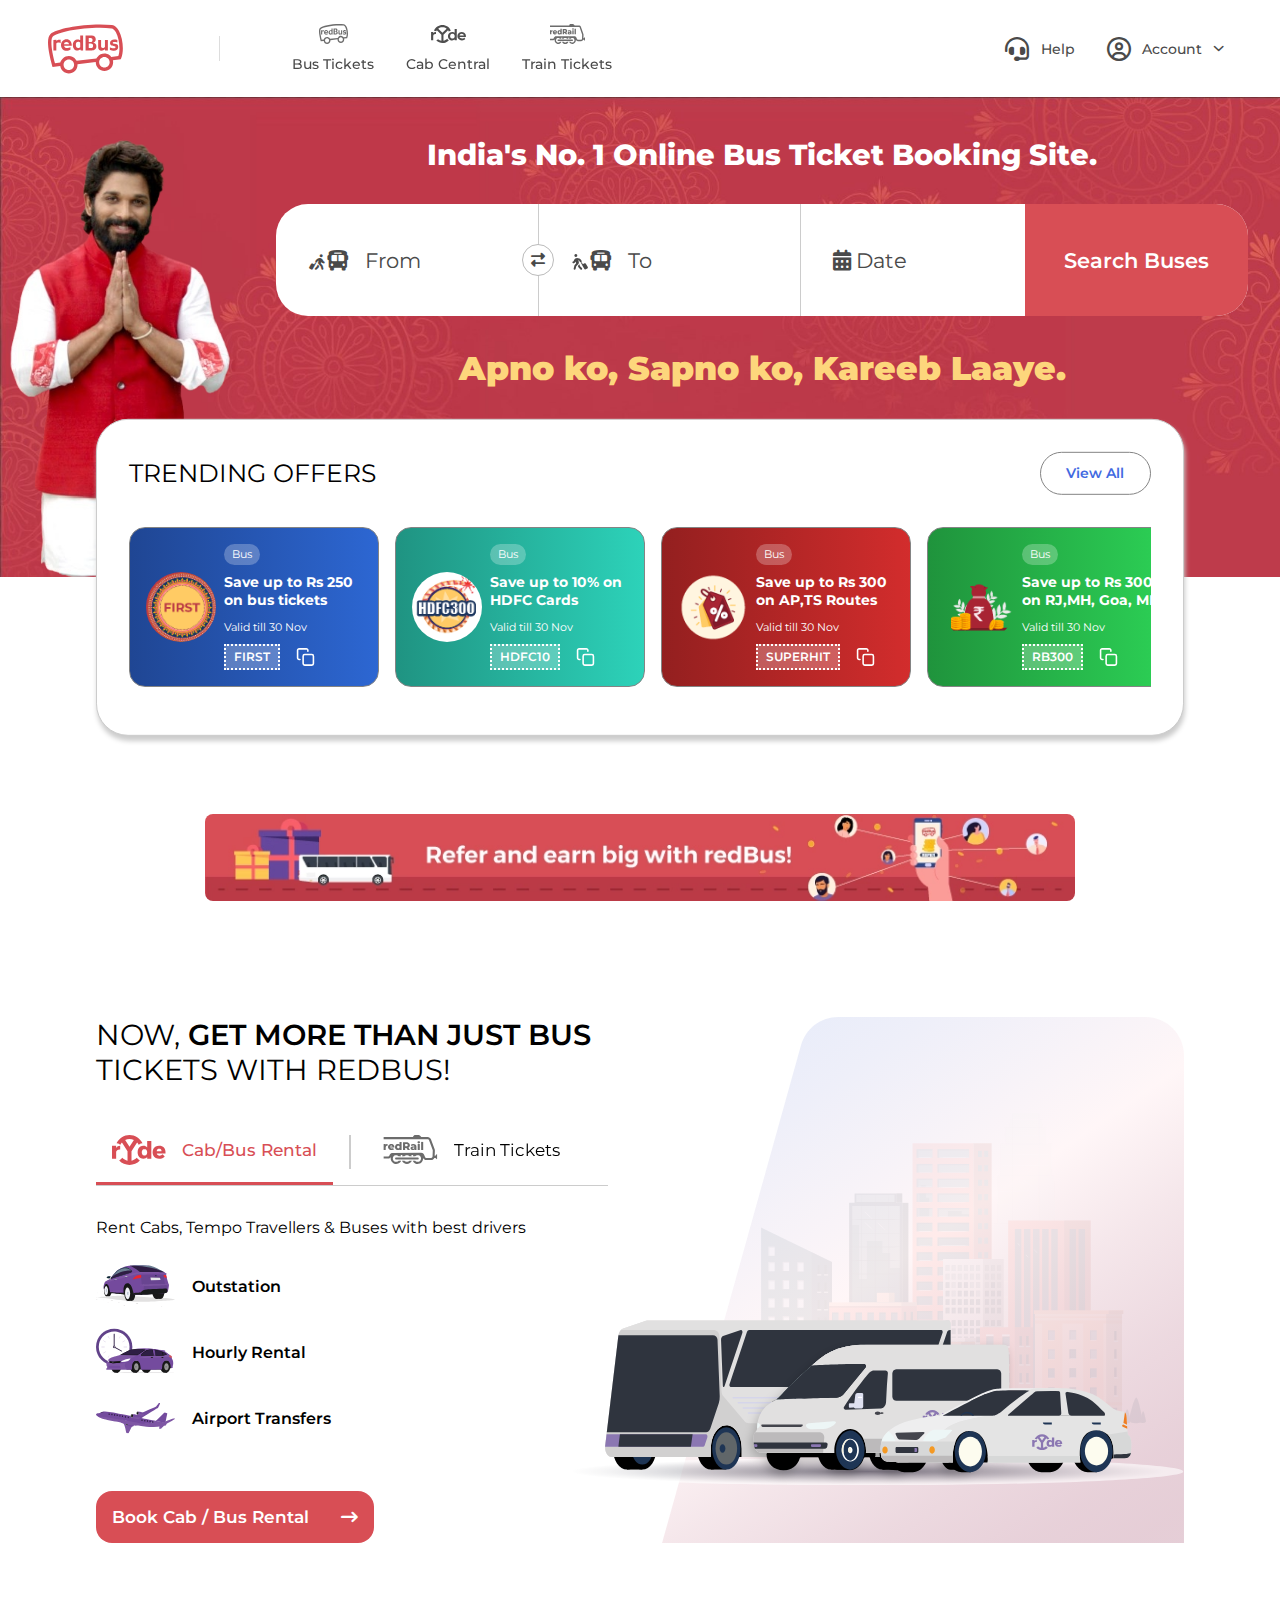
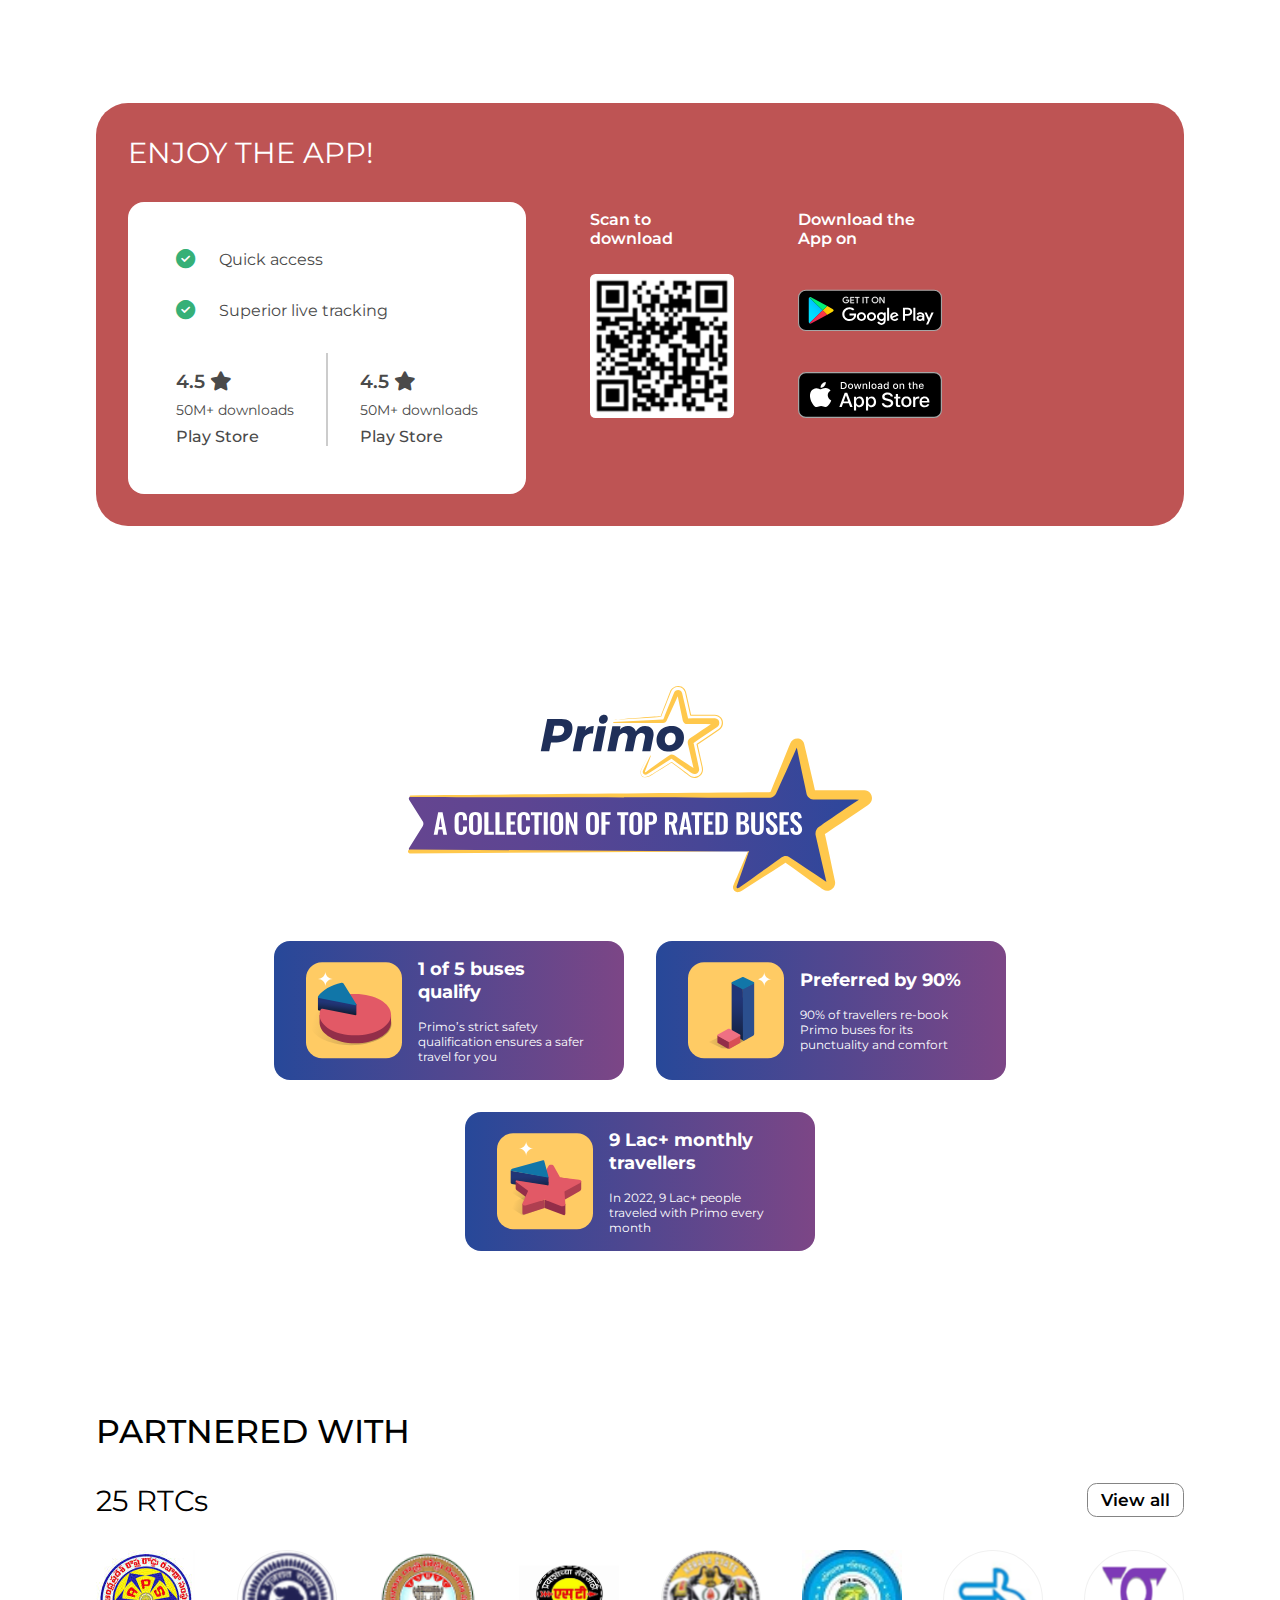
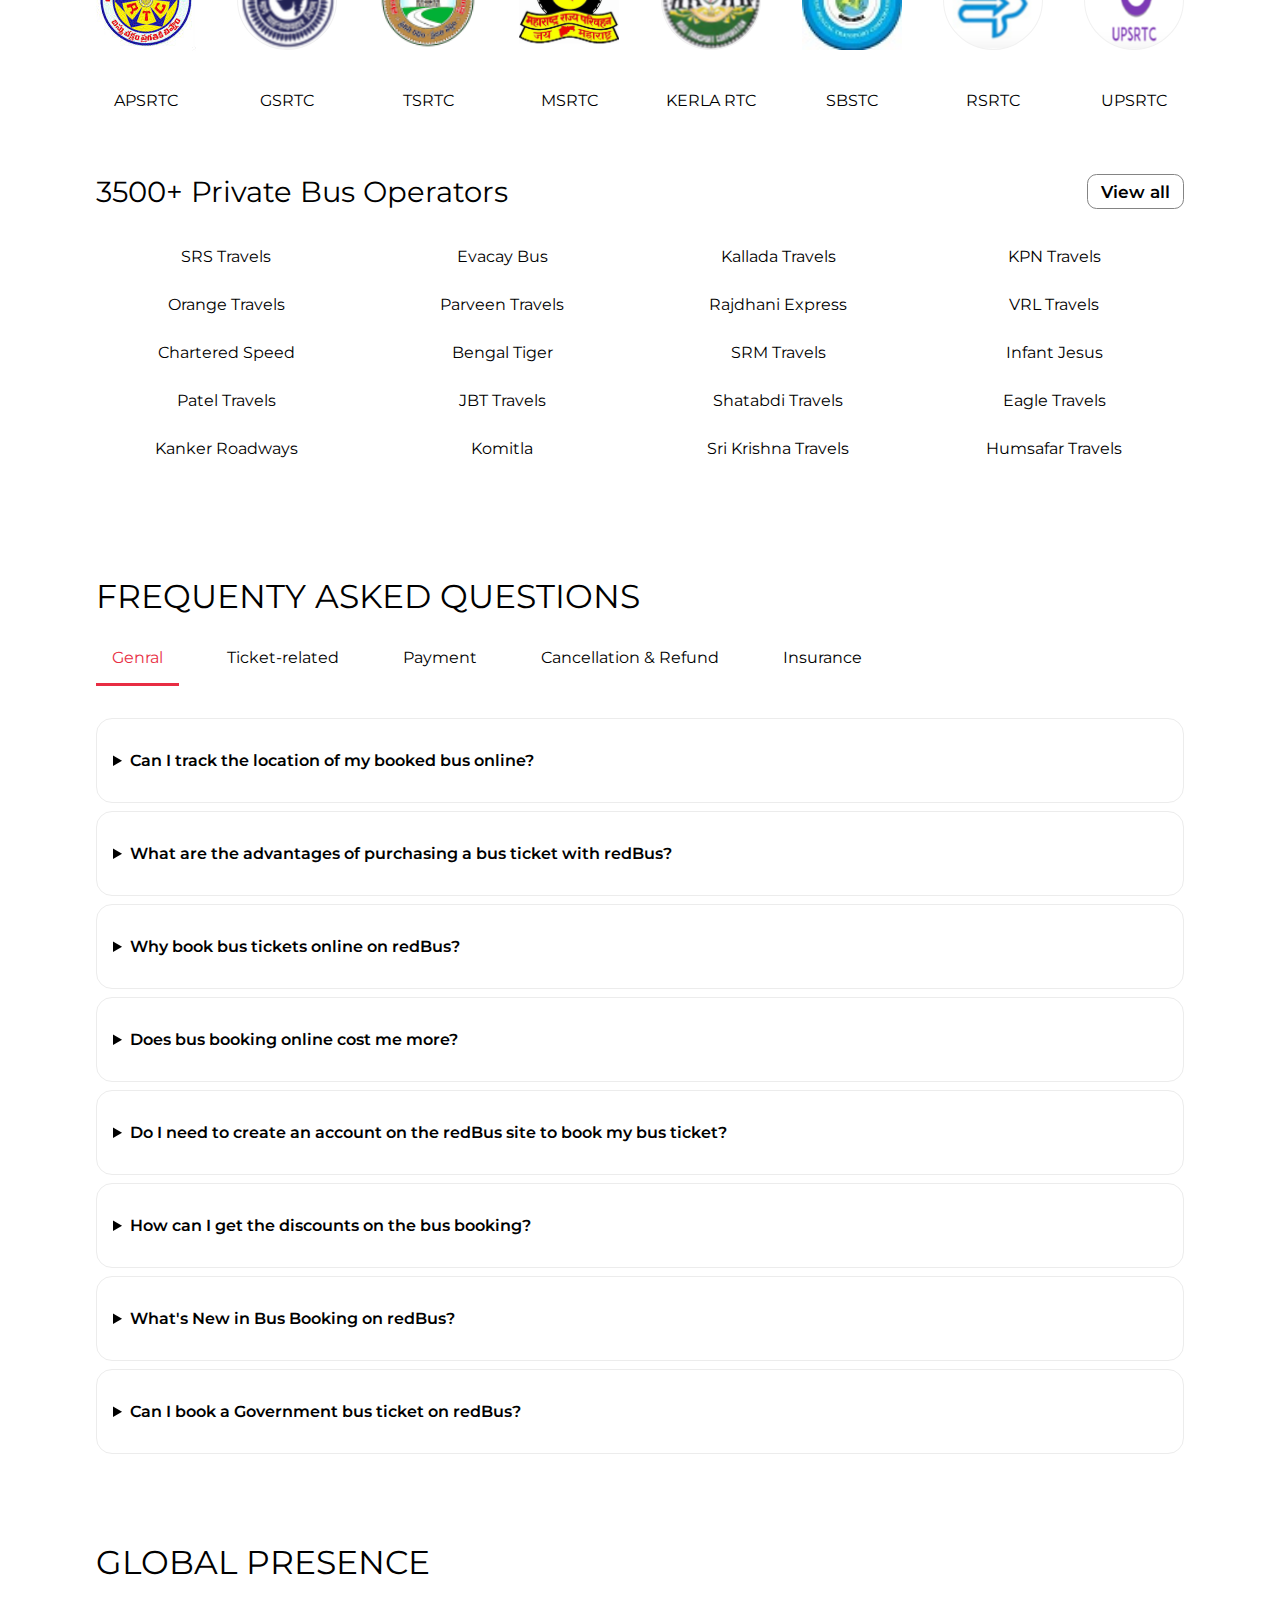
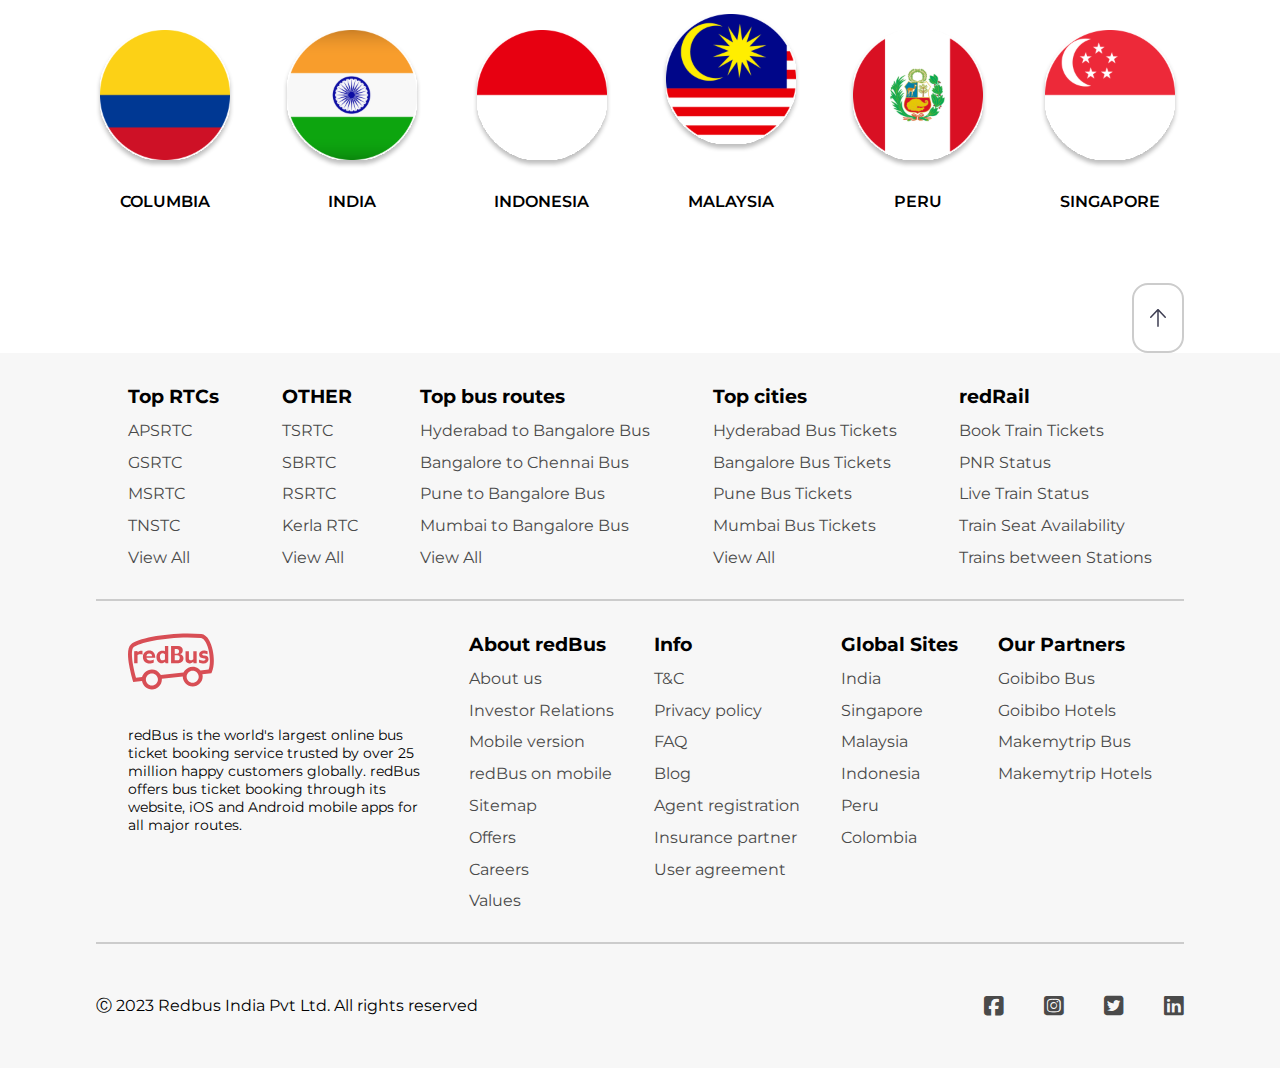
<file: index.html>
<!DOCTYPE html>
<html>
  <head>
    <meta charset="UTF-8" />
    <meta name="viewport" content="width=device-width, initial-scale=1.0" />
    <meta name="description" content="" />
    <meta name="author" content="Amit Arora" />
    <link rel="stylesheet" href="style.css" />
    <link rel="preconnect" href="https://fonts.googleapis.com" />
    <link rel="preconnect" href="https://fonts.gstatic.com" crossorigin />
    <link rel="icon" href="./assets/favicon.ico" type="image/x-icon" />
    <link
      href="https://fonts.googleapis.com/css2?family=Montserrat:wght@400;500;600;700;800;900&family=Nunito:wght@400;500;600;700;800;900;1000&family=Raleway:wght@400;500;600;700;800;900&display=swap"
      rel="stylesheet"
    />
    <link
      rel="stylesheet"
      href="https://cdnjs.cloudflare.com/ajax/libs/font-awesome/6.4.2/css/all.css"
    />

    <title>
      Online Bus Ticket Booking at Low Price and Best Offers - redBus
    </title>
    <style></style>
  </head>

  <body>
    <!-- ─── Move To Top Target ──────────────────────────────────── ✣ ─ -->
    <div id="top"></div>
    <!-- ─── Navbar ──────────────────────────────────────────────── ✣ ─ -->
    <nav class="rb_nav">
      <!-- ─── Logo ────────────────────────────────────────── ✣ ─ -->
      <div class="rb_logo">
        <img src="./assets/redbus-logo.svg" alt="" />
      </div>
      <!-- ─── Bars-seperator-menu ───────────────────────────────────── ✣ ─ -->
      <div class="rb_bars_menu_container">
        <!-- ─── Seperator ───────────────────────────── ✣ ─ -->
        <div class="rb_seperator"></div>
        <!-- ─── Bars-menu ───────────────────────────── ✣ ─ -->
        <div class="rb_bars_menu">
          <!-- ─── Bars ────────────────────────────────── ✣ ─ -->
          <div class="rb_bars">
            <i class="fa-solid fa-bars"></i>
          </div>
          <!-- ─── Menu ────────────────────────────────── ✣ ─ -->
          <ul class="rb_menu">
            <li class="rb_menu_item">
              <img src="./assets/rb_vertical.svg" alt="" />
              <p>Bus Tickets</p>
            </li>
            <li class="rb_menu_item">
              <img src="./assets/ryde_vertical.svg" alt="" />
              <p>Cab Central</p>
            </li>
            <li class="rb_menu_item">
              <img src="./assets/rail_vertical.svg" alt="" />
              <p>Train Tickets</p>
            </li>
            <!-- ─── Menu-end ────────────────────── ✣ ─ -->
          </ul>
          <!-- ─── Bars-menu-end ───────────────────────── ✣ ─ -->
        </div>
        <!-- ─── Bars-seperator-menu end ─────────────────────── ✣ ─ -->
      </div>
      <!-- ─── Help-account ────────────────────────────────── ✣ ─ -->
      <div class="rb_help_account">
        <div class="rb_ha_wrap">
          <i class="fa fa-headset"></i>
          <p>Help</p>
        </div>
        <div class="rb_ha_wrap" id="account_ddl">
          <i class="fa-regular fa-circle-user"></i>
          <p>Account</p>
          <i class="fa fa-chevron-down"></i>
          <div class="acc_ddl">
            <li>Cancel Ticket</li>
            <li>Change Travel Date</li>
            <li>SHow My Ticket</li>
            <li>Email/SMS</li>
            <div class="sep_ddl"></div>
            <li>Login/SIgn Up</li>
          </div>
        </div>
        <!-- ─── Help-account-end ────────────────────── ✣ ─ -->
      </div>
      <!-- ─── Nav-end ─────────────────────────────────────────────── ✣ ─ -->
    </nav>

    <!-- ─── Hero-section ────────────────────────────────── ✣ ─ -->
    <section class="hero_section">
      <!-- ─── Hero Responsive-image ───────────────── ✣ ─ -->
      <div class="hero-left">
        <img src="./assets/HERO.png" alt="" class="allu" />
      </div>
      <!-- ─── Search-section ──────────────────────── ✣ ─ -->
      <div class="hero-right">
        <p>India's No. 1 Online Bus Ticket Booking Site.</p>
        <div class="search">
          <div class="from">
            <div class="icons">
              <i class="fa-solid fa-person-walking-luggage fa-xs"></i>
              <i class="fa fa-bus"></i>
            </div>
            <div class="input">
              <input type="text" id="from_station" class="input-field" />
              <label for="from_station" class="placeholder">From</label>
            </div>
            <i class="fa-solid fa-right-left leftRight"></i>
          </div>
          <div class="to">
            <div class="icons">
              <i
                class="fa-solid fa-person-walking-luggage fa-flip-horizontal fa-xs"
              ></i>
              <i class="fa fa-bus"></i>
            </div>
            <div class="input">
              <input type="text" id="to_station" class="input-field" />
              <label for="to_station" class="placeholder">To</label>
            </div>
          </div>
          <div class="date">
            <i class="fa fa-calendar-alt"></i>
            <div class="input">
              <input type="text" id="datepicker" class="input-field" />
              <label for="datepicker" class="placeholder">Date</label>
            </div>
          </div>
          <div class="buses">
            <p>Search Buses</p>
          </div>
        </div>
        <p class="motto">Apno ko, Sapno ko, Kareeb Laaye.</p>
      </div>
    </section>
    <!-- ─── Main-start ──────────────────────────────────────────────────── ✣ ─ -->
    <main>
      <!-- ─── Section-offers ──────────────────────────────────────────────── ✣ ─ -->
      <section class="rb_offers">
        <!-- ─── Offer-header ────────────────────────── ✣ ─ -->
        <div class="rb_offer-header">
          <div class="rb_ofr_hdr-title">TRENDING OFFERS</div>
          <div class="rb_ofr_hdr-view">View All</div>
        </div>
        <!-- ─── Offer-cards ─────────────────────────── ✣ ─ -->
        <div class="rb_offer_cards">
          <div class="rb_arrows left_arrow">
            <div class="fa-solid fa-angle-left ar_angles"></div>
          </div>
          <div class="rb_arrows right_arrow">
            <div class="fa-solid fa-angle-right ar_angles"></div>
          </div>
          <div class="rb_card" id="style-1">
            <div class="rb_card_img">
              <img src="./assets/first.png" alt="" />
            </div>
            <div class="rb_card_cont">
              <div class="rb_off_cat"><span>Bus</span></div>
              <div class="rb_off">Save up to Rs 250 on bus tickets</div>
              <div class="rb_off_valid">Valid till 30 Nov</div>
              <div class="rb_off_coupcode">
                <div class="rb_code">
                  <p>first</p>
                  <img src="./assets/copy.svg" alt="" />
                </div>
              </div>
            </div>
          </div>
          <div class="rb_card" id="style-2">
            <div class="rb_card_img">
              <img src="./assets/hdfc.png" alt="" />
            </div>
            <div class="rb_card_cont">
              <div class="rb_off_cat"><span>Bus</span></div>
              <div class="rb_off">Save up to 10% on HDFC Cards</div>
              <div class="rb_off_valid">Valid till 30 Nov</div>
              <div class="rb_off_coupcode">
                <div class="rb_code">
                  <p>hdfc10</p>
                  <img src="./assets/copy.svg" alt="" />
                </div>
              </div>
            </div>
          </div>
          <div class="rb_card" id="style-3">
            <div class="rb_card_img">
              <img src="./assets/SUPERHIT.png" alt="" />
            </div>
            <div class="rb_card_cont">
              <div class="rb_off_cat"><span>Bus</span></div>
              <div class="rb_off">Save up to Rs 300 on AP,TS Routes</div>
              <div class="rb_off_valid">Valid till 30 Nov</div>
              <div class="rb_off_coupcode">
                <div class="rb_code">
                  <p>superhit</p>
                  <img src="./assets/copy.svg" alt="" />
                </div>
              </div>
            </div>
          </div>
          <div class="rb_card" id="style-4">
            <div class="rb_card_img">
              <img src="./assets/bagr.png" alt="" />
            </div>
            <div class="rb_card_cont">
              <div class="rb_off_cat"><span>Bus</span></div>
              <div class="rb_off">Save up to Rs 300 on RJ,MH, Goa, MP</div>
              <div class="rb_off_valid">Valid till 30 Nov</div>
              <div class="rb_off_coupcode">
                <div class="rb_code">
                  <p>rb300</p>
                  <img src="./assets/copy.svg" alt="" />
                </div>
              </div>
            </div>
          </div>
          <div class="rb_card" id="style-5">
            <div class="rb_card_img">
              <img src="./assets/RBTRIP.png" alt="" />
            </div>
            <div class="rb_card_cont">
              <div class="rb_off_cat"><span>Bus</span></div>
              <div class="rb_off">Save up to Rs 200 in Kerala routes.</div>
              <div class="rb_off_valid">Valid till 30 Nov</div>
              <div class="rb_off_coupcode">
                <div class="rb_code">
                  <p>rb200</p>
                  <img src="./assets/copy.svg" alt="" />
                </div>
              </div>
            </div>
          </div>
          <div class="rb_card" id="style-6">
            <div class="rb_card_img">
              <img src="./assets/Chartered.png" alt="" />
            </div>
            <div class="rb_card_cont">
              <div class="rb_off_cat"><span>Bus</span></div>
              <div class="rb_off">Save up to Rs 300 on Chartered Bus.</div>
              <div class="rb_off_valid">Valid till 30 Nov</div>
              <div class="rb_off_coupcode">
                <div class="rb_code">
                  <p>Chartered</p>
                  <img src="./assets/copy.svg" alt="" />
                </div>
              </div>
            </div>
          </div>
          <div class="rb_card" id="style-7">
            <div class="rb_card_img">
              <img src="./assets/APSRTC_3.png" alt="" />
            </div>
            <div class="rb_card_cont">
              <div class="rb_off_cat"><span>Bus</span></div>
              <div class="rb_off">Save Up to Rs 250 on bus tickets</div>
              <div class="rb_off_valid">Valid till 30 Nov</div>
              <div class="rb_off_coupcode">
                <div class="rb_code">
                  <p>rb250</p>
                  <img src="./assets/copy.svg" alt="" />
                </div>
              </div>
            </div>
          </div>
          <div class="rb_card" id="style-8">
            <div class="rb_card_img">
              <img src="./assets/tsrtc.png" alt="" />
            </div>
            <div class="rb_card_cont">
              <div class="rb_off_cat"><span>Bus</span></div>
              <div class="rb_off">Save Up to Rs 250 on TSRTC tickets</div>
              <div class="rb_off_valid">Valid till 30 Nov</div>
              <div class="rb_off_coupcode">
                <div class="rb_code">
                  <p>tsrtc</p>
                  <img src="./assets/copy.svg" alt="" />
                </div>
              </div>
            </div>
          </div>
          <div class="rb_card" id="style-9">
            <div class="rb_card_img">
              <img src="./assets/bus250.png" alt="" />
            </div>
            <div class="rb_card_cont">
              <div class="rb_off_cat"><span>Bus</span></div>
              <div class="rb_off">Save Up to Rs 250 on bus tickets</div>
              <div class="rb_off_valid">Valid till 30 Nov</div>
              <div class="rb_off_coupcode">
                <div class="rb_code">
                  <p>bus250</p>
                  <img src="./assets/copy.svg" alt="" />
                </div>
              </div>
            </div>
          </div>
        </div>
      </section>
      <!-- ─── Advertisement ───────────────────────────────── ✣ ─ -->
      <section class="rb_advert">
        <picture>
          <source media="(min-width: 768px)" srcset="./assets/adv.webp" />
          <source media="(min-width: 425px)" srcset="./assets/advm.webp" />
          <source media="(max-width: 424px)" srcset="./assets/advs.webp" />
          <img src="./assets/adv.webp" />
        </picture>
      </section>
      <!-- ─── Rides ──────────────────────────────────────── ✣ ─ -->
      <section class="rb_rides">
        <input type="radio" name="tab" id="cabus" checked class="radios" />
        <input type="radio" name="tab" id="train" class="radios" />

        <div class="rb_rides_left">
          <div class="rides_header">
            NOW, <span>GET MORE THAN JUST BUS </span>TICKETS WITH REDBUS!
          </div>
          <div class="ride_tabs">
            <label for="cabus">
              <div class="rental">
                <img src="./assets/ryde.svg" alt="" />
                <p>Cab/Bus Rental</p>
              </div></label
            >
            <div class="tab_separator"></div>
            <label for="train"
              ><div class="train">
                <img src="./assets/redRail.svg" alt="" />
                <p>Train Tickets</p>
              </div></label
            >
          </div>
          <div class="rb_rides_rental">
            <p>Rent Cabs, Tempo Travellers & Buses with best drivers</p>
            <div class="ride_mode">
              <div class="mode_img_cont">
                <img src="./assets/ryde_car.svg" alt="" />
              </div>
              <p>Outstation</p>
            </div>
            <div class="ride_mode">
              <div class="mode_img_cont">
                <img src="./assets/ryde_car_hourly.svg" alt="" />
              </div>

              <p>Hourly Rental</p>
            </div>
            <div class="ride_mode">
              <div class="mode_img_cont">
                <img src="./assets/ryde_airport_transport.svg" alt="" />
              </div>
              <p>Airport Transfers</p>
            </div>
            <div class="ride_book">
              <span>Book Cab / Bus Rental</span>
              <i class="fa fa-arrow-right-long"></i>
            </div>
          </div>
          <div class="rb_rides_train">
            <p>
              Book IRCTC Train Tickets on redRail simple & superfast booking
              process with no service fee + no payment gateway charge.
            </p>
            <div class="ride_mode">
              <div class="mode_img_cont">
                <img src="./assets/railAuthorized.svg" alt="" />
              </div>
              <p>Authorised IRCTC Partner</p>
            </div>
            <div class="ride_mode">
              <div class="mode_img_cont">
                <img src="./assets/railHasslefree.svg" alt="" />
              </div>

              <p>Instant refunds on UPI payments</p>
            </div>
            <div class="ride_mode">
              <div class="mode_img_cont">
                <img src="./assets/railrefunds.svg" alt="" />
              </div>
              <p>Hassle- free customer support</p>
            </div>
            <div class="ride_book">
              <span>Book Train Tickets</span>
              <i class="fa fa-arrow-right-long"></i>
            </div>
          </div>
        </div>
        <div class="rb_rides_right">
          <img src="./assets/busses.svg" alt="" id="ibus" />
          <img src="./assets/railPop.svg" alt="" id="itrain" />
        </div>
      </section>
      <!-- ─── Apps ────────────────────────────────────────── ✣ ─ -->

      <section class="rb_apps">
        <div class="review">
          <p>ENJOY THE APP!</p>
          <div class="rtg_box">
            <div class="feature">
              <i class="fa fa-check-circle"></i>
              <p>Quick access</p>
            </div>
            <div class="feature">
              <i class="fa fa-check-circle"></i>
              <p>Superior live tracking</p>
            </div>
            <div class="ratings">
              <div class="rtg_os">
                <p class="stars">4.5 <span class="fa fa-star"></span></p>
                <p class="downloads">50M+ downloads</p>
                <p class="store">Play Store</p>
              </div>
              <div class="os_sep"></div>
              <div class="rtg_os">
                <p class="stars">4.5 <span class="fa fa-star"></span></p>
                <p class="downloads">50M+ downloads</p>
                <p class="store">Play Store</p>
              </div>
            </div>
          </div>
        </div>
        <div class="qr_code">
          <p>Scan to download</p>
          <img src="./assets/qrCode.svg" alt="" />
        </div>
        <div class="store_butt">
          <p>Download the App on</p>
          <img src="./assets/playStore.svg" alt="" />
          <img src="./assets/appStore.svg" alt="" />
        </div>
      </section>
      <!-- ─── Primo ───────────────────────────────────────────────── ✣ ─ -->
      <section class="rb_primo">
        <img src="./assets/primoTopBanner.svg" alt="" />
        <div class="rb_primoCards">
          <div class="primo_card">
            <img src="./assets/primoSubImg1.svg" alt="" />
            <div class="primo_text">
              <h2>1 of 5 buses qualify</h2>
              <p>
                Primo’s strict safety qualification ensures a safer travel for
                you
              </p>
            </div>
          </div>
          <div class="primo_card">
            <img src="./assets/primoSubImg2.svg" alt="" />
            <div class="primo_text">
              <h2>Preferred by 90%</h2>
              <p>
                90% of travellers re-book Primo buses for its punctuality and
                comfort
              </p>
            </div>
          </div>
          <div class="primo_card">
            <img src="./assets/primoSubImg3.svg" alt="" />
            <div class="primo_text">
              <h2>9 Lac+ monthly travellers</h2>
              <p>In 2022, 9 Lac+ people traveled with Primo every month</p>
            </div>
          </div>
        </div>
      </section>
      <!-- ─── Parteners ───────────────────────────────────────────── ✣ ─ -->
      <section class="partners">
        <div class="partner_hdr">partnered with</div>
        <div class="ptnr_rtc">
          <p>25 RTCs</p>
          <div class="ptnr_view">View all</div>
        </div>
        <div class="rtc_list">
          <div class="rtc_card">
            <img src="./assets/10283.png" alt="" />
            <p>apsrtc</p>
          </div>
          <div class="rtc_card">
            <img src="./assets/GSRTC.svg" alt="" />
            <p>gsrtc</p>
          </div>
          <div class="rtc_card">
            <img src="./assets/tsrtc.png" alt="" />
            <p>tsrtc</p>
          </div>
          <div class="rtc_card">
            <img src="./assets/10823.png" class="msrtc" alt="" />
            <p>msrtc</p>
          </div>
          <div class="rtc_card">
            <img src="./assets/KERALA-RTC.svg" alt="" />
            <p>kerla rtc</p>
          </div>
          <div class="rtc_card">
            <img src="./assets/16426.png" alt="" />
            <p>sbstc</p>
          </div>
          <div class="rtc_card">
            <img src="./assets/RSRTC.svg" alt="" />
            <p>rsrtc</p>
          </div>
          <div class="rtc_card">
            <img src="./assets/UPSRTC.svg" alt="" />
            <p>upsrtc</p>
          </div>
        </div>
        <div class="ptnr_rtc">
          <p>3500+ Private Bus Operators</p>
          <div class="ptnr_view">View all</div>
          <!-- ─── Private Bus Operators ───────────────── ✣ ─ -->
        </div>
        <div class="op_list">
          <div class="operator">SRS Travels</div>
          <div class="operator">Evacay Bus</div>
          <div class="operator">Kallada Travels</div>
          <div class="operator">KPN Travels</div>
          <div class="operator">Orange Travels</div>
          <div class="operator">Parveen Travels</div>
          <div class="operator">Rajdhani Express</div>
          <div class="operator">VRL Travels</div>
          <div class="operator">Chartered Speed</div>
          <div class="operator">Bengal Tiger</div>
          <div class="operator">SRM Travels</div>
          <div class="operator">Infant Jesus</div>
          <div class="operator hideOp1">Patel Travels</div>
          <div class="operator hideOp1">JBT Travels</div>
          <div class="operator hideOp1">Shatabdi Travels</div>
          <div class="operator hideOp1">Eagle Travels</div>
          <div class="operator hideOp1">Kanker Roadways</div>
          <div class="operator hideOp1">Komitla</div>
          <div class="operator hideOp2">Sri Krishna Travels</div>
          <div class="operator hideOp2">Humsafar Travels</div>
          <div class="operator hideOp">Mahasagar Travels</div>
          <div class="operator hideOp">Raj Express</div>
          <div class="operator hideOp">Sharma Travels</div>
          <div class="operator hideOp">Shrinath Travels</div>
          <div class="operator hideOp">A One Travels</div>
          <div class="operator hideOp">B K Travels</div>
          <div class="operator hideOp">Capital Travels</div>
          <div class="operator hideOp">Dashmesh Travels</div>
          <div class="operator hideOp">Eappen Travels</div>
          <div class="operator hideOp">Five Star Travels</div>
        </div>
      </section>
      <!-- ─── Faqs ────────────────────────────────────────── ✣ ─ -->
      <section class="rb_faqs">
        <div class="faq_hdr">FREQUENTY ASKED QUESTIONS</div>
        <div class="faqTab_nav">
          <div class="tab_active">Genral</div>
          <div class="tab_inactive">Ticket-related</div>
          <div class="tab_inactive">Payment</div>
          <div class="tab_inactive">Cancellation & Refund</div>
          <div class="tab_inactive">Insurance</div>
        </div>
        <div class="faq_acrd">
          <div class="question">
            <details>
              <summary>
                Can I track the location of my booked bus online?
              </summary>
              <p>
                Yes, you can track your bus online by using our bus tracking app
                feature called Track My Bus. This feature allows passengers and
                their families to track the live bus tracking location. You may
                follow your bus on a map and use the information to plan your
                trip to the boarding point and to get off at the correct stop.
                Family and friends may also check the bus position to plan
                pick-ups and ensure your safety.
              </p>
            </details>
          </div>
          <div class="question">
            <details>
              <summary>
                What are the advantages of purchasing a bus ticket with redBus?
              </summary>
              <p>
                There are many advantages to purchasing online bus tickets with
                redBus. redBus is India’s most trusted bus ticket company, where
                you can book any type of private or Government owned buses.
                redBus allows you to find the different types of buses, choose
                the preferred bus seats, and your nearest boarding and dropping
                points. You can also filter the buses based on timings like
                morning, evening bus etc.
              </p>
            </details>
          </div>
          <div class="question">
            <details>
              <summary>Why book bus tickets online on redBus?</summary>
              <p>
                Booking bus tickets online on redBus is increasingly becoming
                the preferred choice for travelers due to its numerous
                advantages over traditional methods.With redBus, customers can
                book their bus tickets effortlessly from the comfort of their
                homes, avoiding the inconvenience of standing in long lines at
                bus stations or travel agencies. Online bus booking not only
                offers the luxury of comparing different bus schedules and
                operators but also presents various discount offers and
                exclusive deals, resulting in significant savings.Payment
                security is another notable feature of online booking, which
                ensures that your financial information is well-protected
                against fraud. Additionally, customers get the privilege to pick
                their seats, providing a customized travel experience. Online
                bus booking platforms give real-time updates about any changes
                in the bus timetable, including delays or cancellations,
                enabling better planning.The convenience doesn't stop here;
                travelers can even compare onboard amenities like charging
                points or snacks, further enhancing the travel experience.
              </p>
            </details>
          </div>
          <div class="question">
            <details>
              <summary>Does bus booking online cost me more?</summary>
              <p>
                Not at all! The price of the bus ticket is the same as you would
                get from the bus operator/ counter of any bus ticket agency.
                Redbus reduces the travel budget by comparing the bus ticket
                prices among various operators, making it a more cost-effective
                choice. Therefore, online bus booking is increasingly being
                recognized as a more convenient, efficient, and economical mode
                of securing travel arrangements.
              </p>
            </details>
          </div>
          <div class="question">
            <details>
              <summary>
                Do I need to create an account on the redBus site to book my bus
                ticket?
              </summary>
              <p>
                No, you don’t have to create an account on redBus site to book
                your bus ticket. But it is advisable to create one to accelerate
                the process next time you want to book bus tickets. Also redBus
                has many discounts and offers that you can easily access if you
                have an account with us.
              </p>
            </details>
          </div>
          <div class="question">
            <details>
              <summary>How can I get the discounts on the bus booking?</summary>
              <p>
                No, you don’t have to create an account on redBus site to book
                your bus ticket. But it is advisable to create one to accelerate
                the process next time you want to book bus tickets. Also redBus
                has many discounts and offers that you can easily access if you
                have an account with us.
              </p>
            </details>
          </div>
          <div class="question">
            <details>
              <summary>What's New in Bus Booking on redBus?</summary>
              <p>
                Primo Bus Ticket: redBus has launched Primo bus services, where
                passengers can enjoy traveling in high-rated buses with
                best-in-class services. While looking for bus tickets on the
                desired route, customers can check the Primo tag to choose this
                excellent service. From hygiene standards to on-time service and
                comfort, passengers can benefit from online bus booking
                experience from Primo buses.
              </p>
            </details>
          </div>
          <div class="question">
            <details>
              <summary>Can I book a Government bus ticket on redBus?</summary>
              <p>
                Yes, you can book government bus tickets on redBus. redBus has
                extended its bus booking services to many RTCs in India. Some of
                these RTCs are Andhra Pradesh State Road Transport
                Corporation(APSRTC), Assam State Transport Corporation(ASTC),
                Bihar State Tourism Development Corporation(BSTDC), Himachal
                Road Transport Corporation (HRTC), Jammu and Kashmir State Road
                Transport Corporation(JKSRTC), Kerala RTC, Kadamba Transport
                Corporation(KTCL), Maharashtra State Road Transport
                Corporation(MSRTC), Patiala and the East Punjab States
                Union(PEPSU), Puducherry Road Transport Corporation (PRTC),
                Rajasthan State Road Transport Corporation (RSRTC), South Bengal
                State Transport Corporation (SBSTC), Uttarakhand Transport
                Corporation (UTC), West Bengal Transport Corporation [WBTC
                (CTC)], North Bengal State Transport Corporation (NBSTC).
              </p>
            </details>
          </div>
        </div>
      </section>
      <section class="global">
        <div class="glblHeader">GLOBAL PRESENCE</div>
        <div class="glb_list">
          <div class="country_card">
            <img src="./assets/Colombia.svg" alt="" />
            <p>Columbia</p>
          </div>
          <div class="country_card">
            <img src="./assets/India.svg" alt="" />
            <p>India</p>
          </div>
          <div class="country_card">
            <img src="./assets/Indonesia.svg" alt="" />
            <p>Indonesia</p>
          </div>
          <div class="country_card">
            <img src="./assets/Malaysia.svg" class="msrtc" alt="" />
            <p>Malaysia</p>
          </div>
          <div class="country_card">
            <img src="./assets/Peru.svg" alt="" />
            <p>Peru</p>
          </div>
          <div class="country_card">
            <img src="./assets/Singapore.svg" alt="" />
            <p>Singapore</p>
          </div>
        </div>
      </section>
      <div class="totop">
        <a class="topimgCont" href="#top">
          <img src="./assets/scrollArrow.svg" alt="" />
        </a>
      </div>
    </main>
    <footer>
      <section class="footer1">
        <div class="footer1_col">
          <h3>Top RTCs</h3>
          <div><a href="#">APSRTC</a></div>
          <div><a href="#">GSRTC</a></div>
          <div><a href="#">MSRTC</a></div>
          <div><a href="#">TNSTC</a></div>
          <div><a href="#">View All</a></div>
        </div>
        <div class="footer1_col">
          <h3>OTHER</h3>
          <div><a href="#">TSRTC</a></div>
          <div><a href="#">SBRTC</a></div>
          <div><a href="#">RSRTC</a></div>
          <div><a href="#">Kerla RTC</a></div>
          <div><a href="#">View All</a></div>
        </div>
        <div class="footer1_col">
          <h3>Top bus routes</h3>
          <div><a href="#">Hyderabad to Bangalore Bus</a></div>
          <div><a href="#">Bangalore to Chennai Bus</a></div>
          <div><a href="#">Pune to Bangalore Bus</a></div>
          <div><a href="#">Mumbai to Bangalore Bus</a></div>
          <div><a href="#">View All</a></div>
        </div>
        <div class="footer1_col">
          <h3>Top cities</h3>
          <div><a href="#">Hyderabad Bus Tickets</a></div>
          <div><a href="#">Bangalore Bus Tickets</a></div>
          <div><a href="#">Pune Bus Tickets</a></div>
          <div><a href="#">Mumbai Bus Tickets</a></div>
          <div><a href="#">View All</a></div>
        </div>
        <div class="footer1_col">
          <h3>redRail</h3>
          <div><a href="#">Book Train Tickets</a></div>
          <div><a href="#">PNR Status</a></div>
          <div><a href="#">Live Train Status</a></div>
          <div><a href="#">Train Seat Availability</a></div>
          <div><a href="#">Trains between Stations</a></div>
        </div>
      </section>
      <section class="footer1">
        <div class="footer1_col1">
          <img src="./assets/rdc-redbus-logo.svg" alt="" />
          <p>
            redBus is the world's largest online bus ticket booking service
            trusted by over 25 million happy customers globally. redBus offers
            bus ticket booking through its website, iOS and Android mobile apps
            for all major routes.
          </p>
        </div>
        <div class="footer1_col">
          <h3>About redBus</h3>
          <div><a href="#">About us</a></div>
          <div><a href="#">Investor Relations</a></div>
          <div><a href="#">Mobile version</a></div>
          <div><a href="#">redBus on mobile</a></div>
          <div><a href="#">Sitemap</a></div>
          <div><a href="#">Offers</a></div>
          <div><a href="#">Careers</a></div>
          <div><a href="#">Values</a></div>
        </div>
        <div class="footer1_col">
          <h3>Info</h3>
          <div><a href="#">T&C</a></div>
          <div><a href="#">Privacy policy</a></div>
          <div><a href="#">FAQ</a></div>
          <div><a href="#">Blog</a></div>
          <div><a href="#">Agent registration</a></div>
          <div><a href="#">Insurance partner</a></div>
          <div><a href="#">User agreement</a></div>
        </div>
        <div class="footer1_col">
          <h3>Global Sites</h3>
          <div><a href="#">India</a></div>
          <div><a href="#">Singapore</a></div>
          <div><a href="#">Malaysia</a></div>
          <div><a href="#">Indonesia</a></div>
          <div><a href="#">Peru</a></div>
          <div><a href="#">Colombia </a></div>
        </div>
        <div class="footer1_col">
          <h3>Our Partners</h3>
          <div><a href="#">Goibibo Bus</a></div>
          <div><a href="#">Goibibo Hotels</a></div>
          <div><a href="#">Makemytrip Bus</a></div>
          <div><a href="#">Makemytrip Hotels</a></div>
        </div>
      </section>
      <section class="social">
        <p>Ⓒ 2023 Redbus India Pvt Ltd. All rights reserved</p>
        <div class="social_icons">
          <a href=""><i class="fa-brands fa-facebook-square"></i></a>
          <a href=""><i class="fa-brands fa-instagram-square"></i></a>
          <a href=""><i class="fa-brands fa-twitter-square"></i></a>
          <a href=""><i class="fa-brands fa-linkedin"></i></a>
        </div>
      </section>
    </footer>
  </body>
</html>
</file>
<file: style.css>
/* ─── Global Rules ───────────────────────────────────────────────────── ✣ ─ */
::-webkit-scrollbar-track {
  -webkit-box-shadow: inset 0 0 6px rgba(0, 0, 0, 0.3);
  border-radius: 10px;
  background-color: #ccc;
}

::-webkit-scrollbar {
  width: 10px;
  background-color: #ccc;
}

::-webkit-scrollbar-thumb {
  border-radius: 10px;
  -webkit-box-shadow: inset 0 0 6px rgba(0, 0, 0, 0.3);
  background-color: #bd3b4a;
}
:root {
  --cbg: white;
  --mon: "Montserrat", sans-serif;
  --fs_hd1: clamp(
    21px,
    calc(21px + (34 - 21) * ((100vw - 320px) / (1920 - 320))),
    34px
  );
  --fs_hd2: clamp(25px, calc(25px + 13 * ((100vw - 320px) / 1600)), 38px);
  --fs_hd3: clamp(14px, calc(14px + 18 * ((100vw - 320px) / 1600)), 32px);
  --fs_btn1: clamp(8px, calc(8px + 10 * ((100vw - 320px) / 1600)), 18px);
  --fs_btn2: clamp(12px, calc(12px + 8 * ((100vw - 320px) / 1600)), 20px);
  --fs_hd4: clamp(21px, calc(21px + 10 * ((100vw - 320px) / 1600)), 31px);
}
* {
  margin: 0px;
  padding: 0px;
  box-sizing: border-box;
}
html {
  scroll-behavior: smooth;
  scroll-snap-type: y mandatory;
  scroll-padding: 120px;
}
body {
  background-color: var(--cbg);
  font-family: var(--mon);
  width: 100%;
  max-width: 1920px;
  margin: auto;
  scroll-snap-type: y mandatory;
}
a {
  text-decoration: none;
  color: #4a4a4a;
}
a:hover {
  cursor: pointer;
}
ul {
  list-style: none;
}
li {
  list-style: none;
}
section {
  scroll-snap-align: start;
}
/* ─── Navbar ────────────────────────────────────────────────────── ✣ ─ */
/* ─── Navbar Container ───────────────────────────────────────────────── ✣ ─ */
.rb_nav {
  position: sticky;
  top: 0;
  left: 0;
  width: 100%;
  display: flex;
  justify-content: space-around;
  padding-block: 1rem;
  padding-inline: 12rem;
  font-size: 0.9rem;
  font-weight: 500;
  user-select: none;
  color: #4a4a4a;
  background-color: white;
  z-index: 1001;
  gap: 2rem;
}
/* ───rb Logo ───────────────────────────────────────────── ✣ ─ */
.rb_logo {
  display: flex;
  align-items: center;
}
.rb_logo > img {
  height: 50px;
}
/* ─── Bars-seperator-menu -──────────────────────────────────────── ✣ ─ */
.rb_bars_menu_container {
  display: flex;
  align-items: center;
}
/* ─── Bars-hidden ───────────────────────────────────────────── ✣ ─ */
.rb_bars {
  padding: 0.8rem;
  border-radius: 5px;
  display: none;
}
.rb_bars > i {
  font-size: 1.5rem;
  color: #bd3b4a;
}
/* ─── Seperator ──────────────────────────────────────── ✣ ─ */
.rb_seperator {
  margin-inline: 4rem;
  border-right: 1px solid #ddd;
  height: 25px;
}
/* ───<ul> Menu ───────────────────────────────────────────── ✣ ─ */
.rb_menu {
  display: flex;
  gap: 1rem;
  align-items: center;
}

/* ─── <li> ─────────────────────────────────────────────────────────────── ✣ ─ */
.rb_menu_item {
  display: flex;
  flex-direction: column;
  align-items: center;
  justify-content: space-between;
  cursor: pointer;
  filter: grayscale(1);
  gap: 0.7rem;
  border-radius: 5px;
  padding: 0.5rem;
}
.rb_menu_item:hover {
  filter: none;
  background-color: #ddd;
}

/* ─── Help-account-container ───────────────────────────────────── ✣ ─ */
.rb_help_account {
  flex-grow: 1;
  display: flex;
  justify-content: end;
  align-items: center;
  gap: 1rem;
}
/* ─── help/account-Icon-text-wrap ─────────────────────────────────────────────────── ✣ ─ */
.rb_ha_wrap {
  display: flex;
  justify-content: center;
  align-items: center;
  padding: 1rem 0.5rem;
  border-radius: 5px;
  gap: 0.7rem;
}
.rb_ha_wrap > i {
  font-size: 1.5rem;
}
.fa-chevron-down {
  font-size: 0.7rem !important;
}
.rb_ha_wrap:hover {
  background-color: #ddd;
  cursor: pointer;
}
#account_ddl {
  position: relative;
}
.acc_ddl {
  width: max-content;
  display: none;
  flex-direction: column;
  position: absolute;
  color: #848484;
  background-color: #fff;
  top: 100%;
  padding: 1rem 0;
  border: 1px solid #ccc;
  border-radius: 1rem;
  right: -10%;
}
#account_ddl:hover .acc_ddl {
  display: flex;
}
.sep_ddl {
  border: 1px solid #efebeb;
  margin-block: 1rem;
}
.acc_ddl > li {
  padding: 1rem;
}
.acc_ddl > li:hover {
  background-color: #f4f1f1;
}
/* ─── 1440px-mq ──────────────────────────────────────────────────────── ✣ ─ */
@media (max-width: 1440px) {
  .rb_nav {
    padding-inline: 3rem; /* from 12rem */
  }
}
/* ─── Mediaquerry Navbar 1068px ─────────────────────────────── ✣ ─ */
@media (max-width: 1024px) {
  .rb_nav {
    display: grid; /*from flex */
    grid-template-columns: repeat(3, 1fr); /* logo-menu-help_account */
    gap: 0;
    padding-inline: 1rem;
  }
  .rb_bars_menu_container {
    order: -1; /* moves menu to left and logo to center */
    display: flex;
    flex-direction: column;
    align-items: start;
    flex-grow: 1;
  }
  .rb_bars {
    display: flex;
  }
  .rb_bars:hover {
    background-color: #ddd;
    cursor: pointer;
  }
  .rb_bars_menu:hover .rb_menu {
    display: flex; /* bars-menu*/
  }
  .rb_menu {
    display: none; /* hidden */
    flex-direction: column;
    padding-block: 2rem;
    gap: 2rem;
    justify-content: center;
  }
  .rb_menu_item {
    flex-direction: row;
  }
  .rb_logo {
    justify-content: center;
    align-items: flex-start;
  }
  .rb_seperator {
    display: none;
  }
  .rb_help_account {
    justify-content: end;
    align-items: flex-start;
  }
}
/* ─── Mq-768 ─────────────────────────────────────────────────────────── ✣ ─ */
@media (max-width: 768px) {
  .rb_help_account {
    gap: 0.1rem;
  }
  .rb_ha_wrap {
    padding-inline: 0.2rem;
    gap: 0.2rem;
  }
  .rb_ha_wrap p {
    display: none; /*hide text*/
  }
  .acc_ddl {
    right: 0px;
  }
}

/* ─── Hero Section ───────────────────────────────────────────────────── ✣ ─ */
.hero_section {
  background: url("assets/bg2.jpg");
  background-size: cover; /* covers and maintain aspect ratio crop image vs contain that destroys aspect ratio, shows whole image*/
  background-repeat: none;
  font-size: var(--fs_hd1);
  color: rgb(255, 255, 255);
  font-weight: 800;
  display: flex;
  text-align: center;
  height: 30rem;
}
/* ────────────────────────────────────────────────────────────────────── ✣ ─ */
.hero-left {
  align-self: flex-end;
  display: flex;
  height: 30rem;
}
.allu {
  flex-grow: 0;
  width: auto;
  height: 100%;
}
/* ────────────────────────────────────────────────────────────────────── ✣ ─ */
.hero-right {
  flex-grow: 1;
  display: flex;
  padding: 2.5rem 2rem 2.5rem 0;
  flex-direction: column;
  align-items: center;
  gap: 2rem;
}
.search {
  height: 7rem;
  background-color: white;
  border-radius: 2rem;
  display: flex;
  font-size: 1.3rem;
  font-weight: 400;
  color: #4a4a4a;
  cursor: pointer;
}
/* ────────────────────────────────────────────────────────────────────── ✣ ─ */
.icons {
  display: flex;
  align-items: baseline;
}
.leftRight {
  position: absolute;
  right: 0;
  border: 1px solid #bbb;
  padding: 0.5rem;
  border-radius: 50%;
  background-color: #fff;
  transform: translateX(50%);
  font-size: 0.875rem;
  z-index: 80;
}
.leftRight:hover {
  box-shadow: 0px 0px 5px 2px rgba(0, 0, 0, 0.15);
}
.from,
.to {
  width: 27%;
  border-right: 1px solid #ccc;
  padding: 2rem;
  display: flex;
  justify-content: start;
  align-items: center;
  gap: 1rem;
  position: relative;
}

.date {
  width: 23%;
  padding: 2rem;
  display: flex;
  justify-content: start;
  align-items: center;
  gap: 0.3rem;
}
.buses {
  width: 23%;
  background-color: #d84e55;
  border-radius: 0 2rem 2rem 0;
  padding: 2rem;
  color: white;
  display: flex;
  align-items: center;
  justify-content: center;
  font-size: 1.3rem;
  font-weight: 600;
}
/* ─── Floating-labels ────────────────────────────────────────────────── ✣ ─ */
.input {
  position: relative;
}
.input-field {
  border: none;
  font-size: 1.2rem;
  outline: none;
  width: 100%;
}
.placeholder {
  position: absolute;
  left: 0;
}
.input-field:focus + .placeholder {
  transform: translateY(-100%);
  font-size: 0.9rem;
}
.input-date {
  border: none;
  outline: none;
}
/* ────────────────────────────────────────────────────────────────────── ✣ ─ */
.motto {
  color: #fdd67c;
  font-size: var(--fs_hd2);
  font-weight: 900;
}

/* ─── Mediaquerry-herosection-1024px ─────────────────────────────────── ✣ ─ */
@media (max-width: 1024px) {
  .search {
    width: 100%;
    flex-direction: column;
    height: auto;
    border-radius: 2rem;
  }
  .leftRight {
    bottom: 0;
    right: 50%;
    transform: translateY(50%) translateX(50%) rotate(90deg);
  }
  .from,
  .to,
  .date,
  .buses {
    width: 100%;
    justify-content: start;
    padding: 1.5rem;
    gap: 1rem;
    border-bottom: 1px solid #ccc;
  }
  .from {
    border-radius: 2rem 2rem 0 0;
  }
  .buses {
    border-radius: 0 0 2rem 2rem;
    justify-content: center;
    border: none !important;
  }
}
/* ─── Mediaquerry-herosection-768px ─────────────────────────────────── ✣ ─ */
@media (max-width: 768px) {
  .hero_section {
    background: url("./assets/bg2_ver.jpg");
    background-size: cover;
    background-repeat: none;
    flex-direction: column;
    height: 60rem;
    max-height: 60rem;
    position: static;
    padding-block: 1rem;
  }
  /* ────────────────────────────────────────────────────────────── ✣ ─ */
  .hero-left {
    padding-left: 2rem;
    align-self: center;
    transform: translateY(-10%);
  }
  .search {
    width: 90%;
    flex-direction: column;
    height: auto;
    border-radius: 2rem;
  }
  .from,
  .to,
  .date,
  .buses {
    width: 100%;
    justify-content: start;
    padding: 1.5rem;
    gap: 1rem;
    border-bottom: 1px solid #ccc;
  }
  .from {
    border-radius: 2rem 2rem 0 0;
  }
  .buses {
    border-radius: 0 0 2rem 2rem;
    justify-content: center;
    border: none !important;
  }
  /* ────────────────────────────────────────────────────────────── ✣ ─ */
  .hero-right {
    padding-block: 0;
    padding-inline: 0;
    order: -1;
    justify-content: center;
  }
}
/* ─── Main ───────────────────────────────────────────────────────────── ✣ ─ */
main {
  width: 85%;
  margin: auto;
}
/* ─── Offers-section ─────────────────────────────────────────────────── ✣ ─ */
.rb_offers {
  border-radius: 2rem;
  border: 1px solid #ccc;
  background-color: #fff;
  z-index: 10;
  transform: translateY(-50%);
  box-shadow: 1px 5px 5px #cccccc;
  display: flex;
  flex-direction: column;
  padding: 2rem;
  gap: 1rem;
  position: relative;
}
/* ─── Offer-header ───────────────────────────────────────────────────── ✣ ─ */
.rb_offer-header {
  display: flex;
  justify-content: space-between;
  align-items: center;
}
.rb_ofr_hdr-title {
  font-size: var(--fs_hd3);
}
.rb_ofr_hdr-view {
  color: royalblue;
  font-size: var(--fs_btn1);
  font-weight: 600;
  border: 1px solid #848484;
  padding: 0.7rem 1.6rem;
  border-radius: 2rem;
  cursor: pointer;
}
.rb_ofr_hdr-view:hover {
  box-shadow: 2px 3px 5px #1414147f;
}
/* ─── Offer-cards ────────────────────────────────────────────────────── ✣ ─ */
.rb_offer_cards {
  display: flex;
  overflow-y: hidden;
  overflow-x: auto;
  gap: 1rem;
}
.rb_offer_cards::-webkit-scrollbar {
  display: none;
}
/* ─── Carousel-buttons ───────────────────────────────────────────────── ✣ ─ */
.rb_arrows {
  display: none;
  /* justify-content: center; */
  align-items: center;
  position: absolute;
  width: 60px;
  height: 200px;
  cursor: pointer;
}
.rb_offer_cards:hover .rb_arrows {
  display: flex;
}

.left_arrow {
  background-image: linear-gradient(to right, white, #ffffff34);
  left: 2rem;
}
.right_arrow {
  justify-content: end;
  background-image: linear-gradient(to left, white, #ffffff34);
  right: 2rem;
}
/* ─── Arrow-angles ───────────────────────────────────────────────────── ✣ ─ */
.ar_angles {
  padding: 15px 20px;
  color: rgb(0, 0, 115);
  background-color: #fff;
  font-size: 20px;
  border-radius: 50%;
}
/* ─── Offer-card ─────────────────────────────────────────────────────── ✣ ─ */
.rb_card {
  width: 250px;
  min-width: 250px;
  height: 160px;
  min-height: 160px;
  margin: 1rem 0;
  border: 1px solid #848484;
  border-radius: 1rem;
  display: flex;
  padding: 1rem;
  gap: 0.5rem;
}
.rb_card_img {
  width: 70px;
  display: flex;
  align-items: center;
}
.rb_card_img > img {
  width: 70px;
  height: 70px;
  border-radius: 50%;
}
/* ─── Card-text ──────────────────────────────────────────────────────── ✣ ─ */
.rb_card_cont {
  display: flex;
  flex-direction: column;
  justify-content: space-between;
  color: white;
}
/* ─── Offer-category ─────────────────────────────────────────────────── ✣ ─ */
.rb_off_cat > span {
  border-radius: 1rem;
  padding: 0.2rem 0.5rem;
  background-color: rgba(255, 255, 255, 0.254);
  font-size: 11px;
}
/* ─── Offer-desc ─────────────────────────────────────────────────────── ✣ ─ */
.rb_off {
  font-size: 14px;
  font-weight: 700;
}
/* ─── Offer-validity ─────────────────────────────────────────────────── ✣ ─ */
.rb_off_valid {
  font-size: 11px;
}
/* ─── Offer-code ─────────────────────────────────────────────────────── ✣ ─ */
.rb_code {
  font-size: 12px;
  font-weight: 600;
  display: flex;
  text-transform: uppercase;
  gap: 1rem;
}
.rb_code > p {
  padding: 0.2rem 0.5rem;
  border: 2px dotted;
  background-color: rgba(255, 255, 255, 0.254);
}
.rb_code > img {
  width: 1.2rem;
  height: auto;
}
/* ─── Card-styles ────────────────────────────────────────────────────── ✣ ─ */
#style-1 {
  background-image: linear-gradient(
    90deg,
    hsl(220, 65%, 35%),
    hsl(219, 65%, 50%)
  );
}
#style-2 {
  background-image: linear-gradient(
    90deg,
    hsl(171, 65%, 35%),
    hsl(171, 65%, 50%)
  );
}
#style-3 {
  background-image: linear-gradient(90deg, hsl(0, 65%, 35%), hsl(0, 65%, 50%));
}
#style-4 {
  background-image: linear-gradient(
    90deg,
    hsl(135, 65%, 35%),
    hsl(135, 65%, 50%)
  );
}
#style-5 {
  background-image: linear-gradient(
    90deg,
    hsl(45, 65%, 35%),
    hsl(45, 65%, 50%)
  );
}
#style-6 {
  background-image: linear-gradient(
    90deg,
    hsl(20, 65%, 35%),
    hsl(20, 65%, 50%)
  );
}
#style-7 {
  background-image: linear-gradient(
    90deg,
    hsl(338, 65%, 35%),
    hsl(338, 65%, 50%)
  );
}
#style-8 {
  background-image: linear-gradient(
    90deg,
    hsl(290, 65%, 24%),
    hsl(290, 65%, 50%)
  );
}
#style-9 {
  background-image: linear-gradient(
    90deg,
    hsl(245, 65%, 35%),
    hsl(245, 65%, 50%)
  );
}
/* ─── Mediaquerry 1024 Offers ────────────────────────────────────────── ✣ ─ */
@media (max-width: 1024px) {
  .rb_offers {
    transform: translateY(-10%);
  }
}
/* ─── Mediaquerry 768 Offers ────────────────────────────────────────── ✣ ─ */
@media (max-width: 768px) {
  .rb_offers {
    transform: translateY(-40%);
    padding: 2rem 1rem;
  }
  .rb_ofr_hdr-view {
    padding: 0.5rem 1rem;
  }
}
@media (max-width: 426px) {
  .rb_offers {
    transform: translateY(-20%);
    height: 30rem;
  }
  .rb_offer_cards {
    display: flex;
    flex-direction: column;
    align-items: center;
    overflow-y: auto;
    overflow-x: hidden;
    gap: 1rem;
  }
  .rb_offer_cards:hover {
    overflow-y: auto;
  }
  .rb_offer_cards:hover .rb_arrows {
    display: none;
  }
  .rb_card {
    width: 200px;
    min-width: 200px;
    height: 140px;
    min-height: 140px;
  }
  .rb_card_img {
    width: 50px;
  }
  .rb_card_img > img {
    width: 50px;
    height: 50px;
  }
  .rb_off_cat > span {
    border-radius: 1rem;
    padding: 0.2rem 0.5rem;
    background-color: rgba(255, 255, 255, 0.254);
    font-size: 11px;
  }
  .rb_off {
    font-size: 11px;
    font-weight: 700;
  }
  .rb_off_valid {
    font-size: 10px;
  }
  .rb_code {
    font-size: 10px;
    font-weight: 600;
    display: flex;
    text-transform: uppercase;
    gap: 1rem;
  }
  .rb_code > p {
    padding: 0.2rem 0.5rem;
    border: 2px dotted;
    background-color: rgba(255, 255, 255, 0.254);
  }
  .rb_code > img {
    width: 1.2rem;
    height: auto;
    cursor: pointer;
  }
}
/* ─── Advertisement ──────────────────────────────────────────────────── ✣ ─ */
.rb_advert {
  width: 80%;
  margin-top: -5rem;
  margin-inline: auto;
  border-radius: 1rem;
}
.rb_advert img {
  width: 100%;
  height: auto;
  border-radius: 0.5rem;
}
@media (max-width: 1023px) {
  .rb_advert {
    margin-top: 3rem;
  }
}
@media (max-width: 768px) {
  .rb_advert {
    margin-top: -2rem;
  }
}
@media (max-width: 426px) {
  .rb_advert {
    margin-top: 0;
  }
}
/* ─── Rides ──────────────────────────────────────────────────────────── ✣ ─ */
.radios {
  display: none;
}
.rb_rides {
  display: flex;
  margin-top: 7rem;
  margin-bottom: 5rem;
}
.rb_rides_left {
  width: 50%;
  flex-grow: 1;
  display: flex;
  flex-direction: column;
  justify-content: space-around;
}
.rb_rides_rental,
.rb_rides_train {
  width: 100%;
  display: flex;
  flex-direction: column;
  justify-content: space-around;
}
.rides_header {
  font-size: var(--fs_hd1);
}
.rides_header span {
  font-weight: 600;
}
.ride_tabs {
  display: flex;
  gap: 1rem;
  justify-content: start;

  border-bottom: 1px solid #ccc;
  font-size: var(--fs_btn2);
  width: fit-content;
  margin-block: 2rem;
}
.rental,
.train {
  /* border: 1px solid #ccc; */
  padding: 1rem;
  border-radius: 1rem 1rem 0 0;
  display: flex;
  justify-content: space-between;
  gap: 1rem;
  align-items: center;
  cursor: pointer;
}
#cabus:checked ~ .rb_rides_left .rb_rides_rental {
  animation: slide-l2r 1s ease-in-out;
}

#cabus:checked ~ .rb_rides_left .rb_rides_train {
  display: none;
}
#train:checked ~ .rb_rides_left .rb_rides_train {
  animation: slide-r2l 1s ease-in-out;
}
#train:checked ~ .rb_rides_left .rb_rides_rental {
  display: none;
}
#cabus:checked ~ .rb_rides_left .rental {
  border-bottom: 3px solid #d84e55;
  color: #d84e55;
  font-weight: 500;
}
#cabus:checked ~ .rb_rides_left .train {
  padding-right: 3rem;
  filter: grayscale();
}
#cabus:checked ~ .rb_rides_left .train:hover {
  filter: none;
  background-color: #ccc;
}
#train:checked ~ .rb_rides_left .train {
  border-bottom: 3px solid #d84e55;
  color: #d84e55;
  font-weight: 500;
  padding-right: 3rem;
  /* margin-left: 3rem; */
}
#train:checked ~ .rb_rides_left .rental {
  filter: grayscale();
}
#train:checked ~ .rb_rides_left .rental:hover {
  filter: none;
  background-color: #ccc;
}

#cabus:checked ~ .rb_rides_right #itrain {
  display: none;
}
#train:checked ~ .rb_rides_right #ibus {
  display: none;
}
#cabus:checked ~ .rb_rides_right #ibus {
  animation: scale100 1s ease-in-out;
}
#train:checked ~ .rb_rides_right #itrain {
  animation: scale100 1s ease-in-out;
}
.tab_separator {
  border: 1px solid #ccc;
  margin-block: 1rem;
}
.rb_rides_rental > p,
.rb_rides_train > p {
  margin-bottom: 1.5rem;
}

.ride_mode {
  display: flex;
  align-items: center;
  margin-bottom: 1rem;
}
.ride_mode p {
  margin: 0 1rem;
  font-weight: 600;
}
.mode_img_cont {
  width: 80px;
  height: 50px;
  display: flex;
}
.mode_img_cont > img {
  width: 80px;
}
.ride_tabs img {
  width: calc(1rem + 3vw);
  max-width: 4rem;
}
.rb_rides_right {
  width: 50%;
  flex-grow: 1;
  background-image: url("./assets/busbg.svg");
  background-repeat: no-repeat;
  background-size: cover;
  display: flex;
  align-items: flex-end;
  position: relative;
}
.rb_rides_right img {
  position: absolute;
  margin-left: -90px;
  right: 0;
}
#ibus {
  bottom: 10%;
  width: 116%;
}
#itrain {
  width: 100%;
  bottom: -10%;
}
.ride_book {
  display: flex;
  gap: 2rem;
  background-color: #d84e55;
  width: fit-content;
  padding: 1rem;
  align-items: center;
  color: white;
  margin-top: 2rem;
  border-radius: 1rem;
  font-size: var(--fs_btn2);
  font-weight: 600;
  cursor: pointer;
}
.ride_book:hover {
  box-shadow: 2px 3px 5px #1414147f;
}
@keyframes slide-l2r {
  0% {
    transform: translateX(-100px);
  }
  50% {
    transform: translateX(50px);
  }
  100% {
    transform: translateX(0px);
  }
}
@keyframes slide-r2l {
  0% {
    transform: translateX(100px);
  }
  50% {
    transform: translateX(-50px);
  }
  100% {
    transform: translateX(0px);
  }
}
@keyframes scale100 {
  0% {
    transform: scale(0%);
  }
  50% {
    transform: scale(120%);
  }
  100% {
    transform: scale(100%);
  }
}
@media (max-width: 768px) {
  .rb_rides_right {
    display: none;
  }
  .ride_tabs {
    gap: 0.5rem;
  }
  .train {
    padding-right: 1rem;
    filter: grayscale();
  }
}
/* ─── Apps ───────────────────────────────────────────────────────────── ✣ ─ */
.rb_apps {
  background-image: url("./assets/appInstallbg.svg");
  background-repeat: no-repeat;
  background-size: cover;
  display: flex;
  padding: 2rem;
  gap: 4rem;
  align-items: center;
  border-radius: 2rem;
  color: white;
  flex-wrap: wrap;
  margin-top: 10rem;
}

.review > p {
  font-size: var(--fs_hd1);
  color: white;
  margin-bottom: 2rem;
}
.rtg_box {
  background-color: #fff;
  display: flex;
  padding: 3rem;
  border-radius: 1rem;
  flex-direction: column;
  justify-content: space-around;
  color: #4a4a4a;
}
.feature {
  display: flex;
  gap: 1.5rem;
  align-items: center;
  margin-bottom: 2rem;
}
.feature > i {
  color: #36b077;
  font-size: 1.2rem;
}
.ratings {
  display: flex;
  gap: 2rem;
}
.stars {
  font-size: 1.2rem;
  font-weight: 600;
}
.rtg_os {
  display: flex;
  flex-direction: column;
  gap: 0.5rem;
  margin-top: 1rem;
}
.downloads {
  font-size: 0.9rem;
}
.store {
  font-size: 1rem;
  font-weight: 500;
}
.os_sep {
  border: 1px solid #ccc;
}
.qr_code {
  display: flex;
  flex-direction: column;
  justify-content: space-between;
  font-size: 1rem;
  font-weight: 600;
  gap: 1rem;
  width: 9rem;
  height: 13rem;
}
.store_butt {
  display: flex;
  flex-direction: column;
  justify-content: space-between;
  font-size: 1rem;
  font-weight: 600;
  gap: 1rem;
  width: 9rem;
  height: 13rem;
}
@media (max-width: 1280px) {
  .rb_apps {
    background-image: none;
    background-color: #be5454;
  }
}
@media (max-width: 1024px) {
  .rb_apps {
    /* flex-direction: column; */
    justify-content: center;
  }
  .review > p {
    text-align: center;
  }
}
@media (max-width: 500px) {
  .qr_code,
  .store_butt {
    width: 13rem;
    height: auto;
    text-align: center;
  }
}
@media (max-width: 425px) {
  .rb_apps {
    background-image: none;
    background-color: #be5454;
    padding-inline: 0.5rem;
    gap: 2rem;
  }
  .rtg_box {
    padding-block: 1.5rem;
  }
  .review {
    width: 100%;
  }
  .review > p {
    text-align: center;
  }
  .ratings {
    flex-direction: column;
    gap: 1rem;
  }
  .rtg_box {
    padding-inline: 0.7rem;
  }
  .feature {
    margin-bottom: 1rem;
  }
  .rtg_os {
    margin-top: 0;
  }
}
/* ─── Primo ──────────────────────────────────────────────────────────── ✣ ─ */

.rb_primo {
  margin-block: 10rem;
  display: flex;
  gap: 3rem;
  flex-direction: column;
  justify-content: center;
  align-items: center;
  color: white;
}
.rb_primo > img {
  max-width: 90%;
}
.rb_primoCards {
  width: 100%;
  display: flex;
  gap: 2rem;
  justify-content: center;
  /* padding-inline: 1rem; */
  flex-wrap: wrap;
}

.primo_card {
  /* flex: 1; */
  width: 350px;
  padding: 1rem 2rem;
  border-radius: 1rem;
  background-image: linear-gradient(to right, #274899, #7c4686);
  display: flex;
  align-items: center;
  gap: 1rem;
}
.primo_text {
  display: flex;
  flex-direction: column;
  gap: 1rem;
  font-size: 0.77rem;
}
@media (max-width: 450px) {
  .rb_primoCards {
    padding-inline: 0;
  }
  .primo_card {
    flex-direction: column;
    text-align: center;
  }
}
/* ─── Partners ───────────────────────────────────────────────────────── ✣ ─ */
.partners {
  margin-block: 2rem;
  display: flex;
  flex-direction: column;
  gap: 2rem;
}
.partner_hdr {
  font-size: var(--fs_hd2);
  text-transform: uppercase;
  font-weight: 500;
}
.ptnr_rtc {
  font-size: var(--fs_hd1);
  display: flex;
  justify-content: space-between;
  align-items: center;
}
.ptnr_view {
  min-width: 70px;
  font-size: var(--fs_btn2);
  font-weight: 600;
  border: 1px solid #848484;
  padding: 0.4rem 0.8rem;
  border-radius: 0.6rem;
  cursor: pointer;
  place-self: center;
}
.ptnr_view:hover {
  box-shadow: 2px 3px 5px #1414147f;
}
.rtc_list {
  display: flex;
  justify-content: space-between;
  justify-items: center;
  flex-wrap: wrap;
  row-gap: 2rem;
  margin-bottom: 2rem;
}
.rtc_card {
  display: flex;
  flex-direction: column;
  text-transform: uppercase;
  justify-content: space-between;
  align-items: center;
  gap: 1rem;
}
.msrtc {
  justify-self: flex-start;
  margin-top: -1rem;
}
.rtc_card > img {
  width: 100px;
}
.rtc_card:hover p {
  background-color: #ccc;
  padding: 0.5rem 1.5rem;
  border-radius: 2rem;
}
@media (max-width: 1024px) {
  .rtc_list {
    gap: 1rem;
    justify-content: center;
  }
}
.op_list {
  display: grid;
  grid-template-columns: repeat(auto-fill, minmax(220px, 1fr));
  gap: 1rem;
}
.operator {
  /* max-width: fit-content; */
  padding: 0.4rem 0.6rem;
  border-radius: 0.6rem;
  text-align: center;
}
.operator:hover {
  background-color: #ccc;
  cursor: pointer;
}
@media (max-width: 1440px) {
  .hideOp {
    display: none;
  }
}
@media (max-width: 1100px) {
  .hideOp2 {
    display: none;
  }
}
@media (max-width: 800px) {
  .hideOp1 {
    display: none;
  }
}
/* ─── Faqs ───────────────────────────────────────────────────────────── ✣ ─ */
.rb_faqs {
  margin-top: 7rem;
  display: flex;
  flex-direction: column;
  gap: 2rem;
}
.faq_hdr {
  font-size: var(--fs_hd2);
}
.faqTab_nav {
  display: flex;
  gap: 2rem;
  cursor: pointer;
}
.tab_active {
  color: #e82d43;
  padding: 0 1rem 1rem 1rem;
  border-bottom: 3px solid #e82d43;
}
.tab_inactive {
  padding: 0 1rem 1rem 1rem;
}
.tab_inactive:hover {
  border-bottom: 3px solid #ccc;
}
.question {
  /* padding: 2rem; */
  border-radius: 1rem;
  border: 1px solid #ececec;
  cursor: pointer;
  margin-bottom: 0.5rem;
}
details {
  padding: 1rem;
  border-radius: 1rem;
}
summary {
  padding: 1rem 0;
  font-weight: 600;
}
details[open] {
  /* background-color: #ccc; */
  box-shadow: 0 2px 5px 0 #666;
}
@media (max-width: 768px) {
  .faqTab_nav {
    flex-direction: column;
  }
}
.global {
  margin-top: 5rem;
}
.glblHeader {
  font-size: var(--fs_hd2);
  margin-bottom: 3rem;
}
.glb_list {
  display: flex;
  justify-content: space-between;
  justify-items: center;
  flex-wrap: wrap;
  row-gap: 2rem;
  margin-bottom: 4rem;
}
.country_card {
  display: flex;
  flex-direction: column;
  text-transform: uppercase;
  justify-content: space-between;
  align-items: center;
  gap: 1rem;
  cursor: pointer;
}
.country_card > p {
  font-weight: 600;
  padding: 0.5rem 1.5rem;
  border-radius: 2rem;
}
.country_card:hover p {
  background-color: #ccc;
}
@media (max-width: 1024px) {
  .glb_list {
    gap: 1rem;
    justify-content: center;
  }
}
/* ─── Go To Top ──────────────────────────────────────────────────────── ✣ ─ */
.totop {
  display: flex;
  justify-content: end;
}
.topimgCont {
  display: flex;
  align-items: flex-end;
  padding: 1.5rem 1rem;
  border: 2px solid #ccc;
  border-radius: 1rem;
  cursor: pointer;
}
.topimgCont > img {
  animation: move 1.5s linear infinite;
}
@keyframes move {
  0% {
    transform: translateY(10px);
  }
  100% {
    transform: translateY(-10px);
  }
}

footer {
  background-color: #f7f7f7;
}
.footer1 {
  display: flex;
  flex-wrap: wrap;
  justify-content: space-between;
  width: 85%;
  margin: auto;
  padding: 2rem;
  border-bottom: 2px solid #ccc;
  gap: 2rem;
}
.footer1_col {
  display: flex;
  flex-direction: column;
  gap: 0.8rem;
}
.footer1_col1 {
  min-width: 250px;
  max-width: 300px;
  font-size: 0.9rem;
}
.footer1_col1 > img {
  margin-bottom: 2rem;
}
@media (max-width: 767px) {
  .footer1 {
    padding: 2rem 0;
  }
}
.social {
  width: 85%;
  margin: auto;
  display: flex;
  flex-wrap: wrap;
  gap: 2rem;
  padding-block: 3rem;
  justify-content: space-between;
  align-items: center;
}
.social_icons {
  display: flex;
  gap: 2.5rem;
  font-size: 1.4rem;
}
.social i {
  cursor: pointer;
}
</file>
